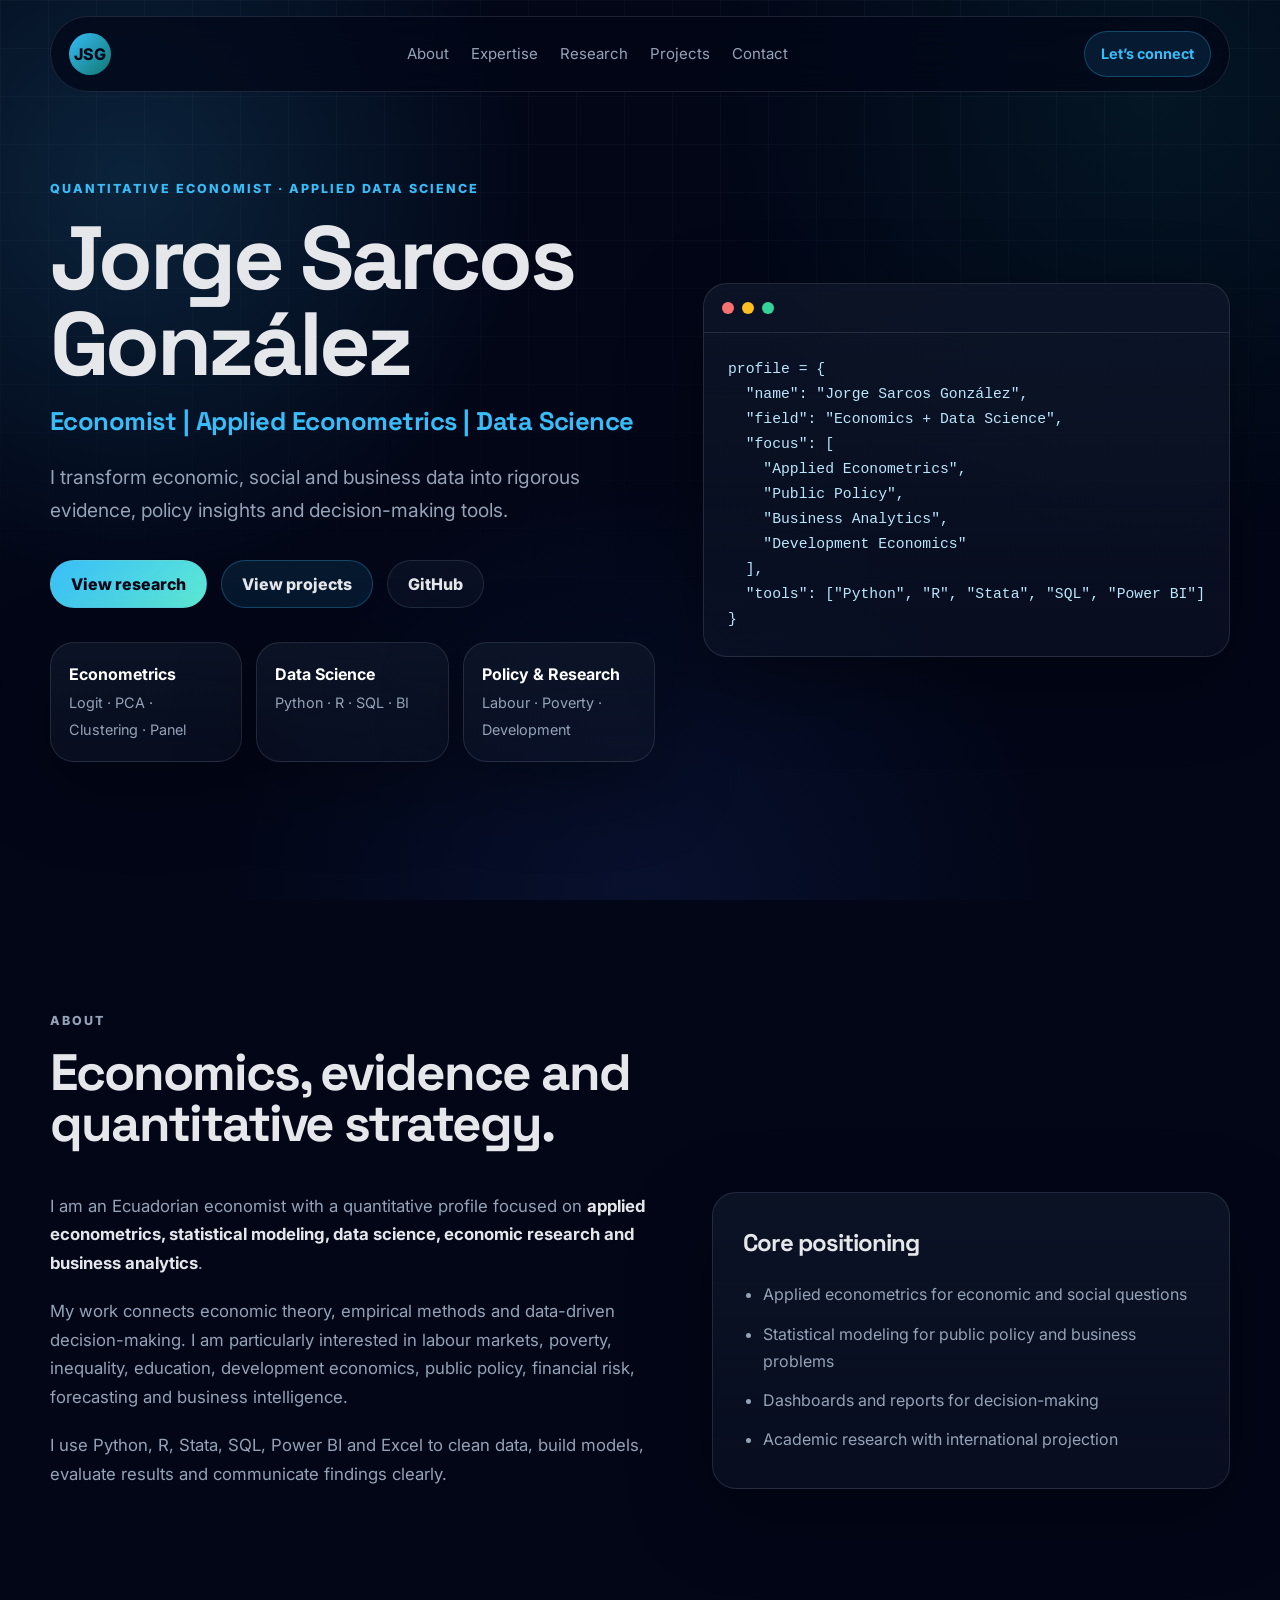
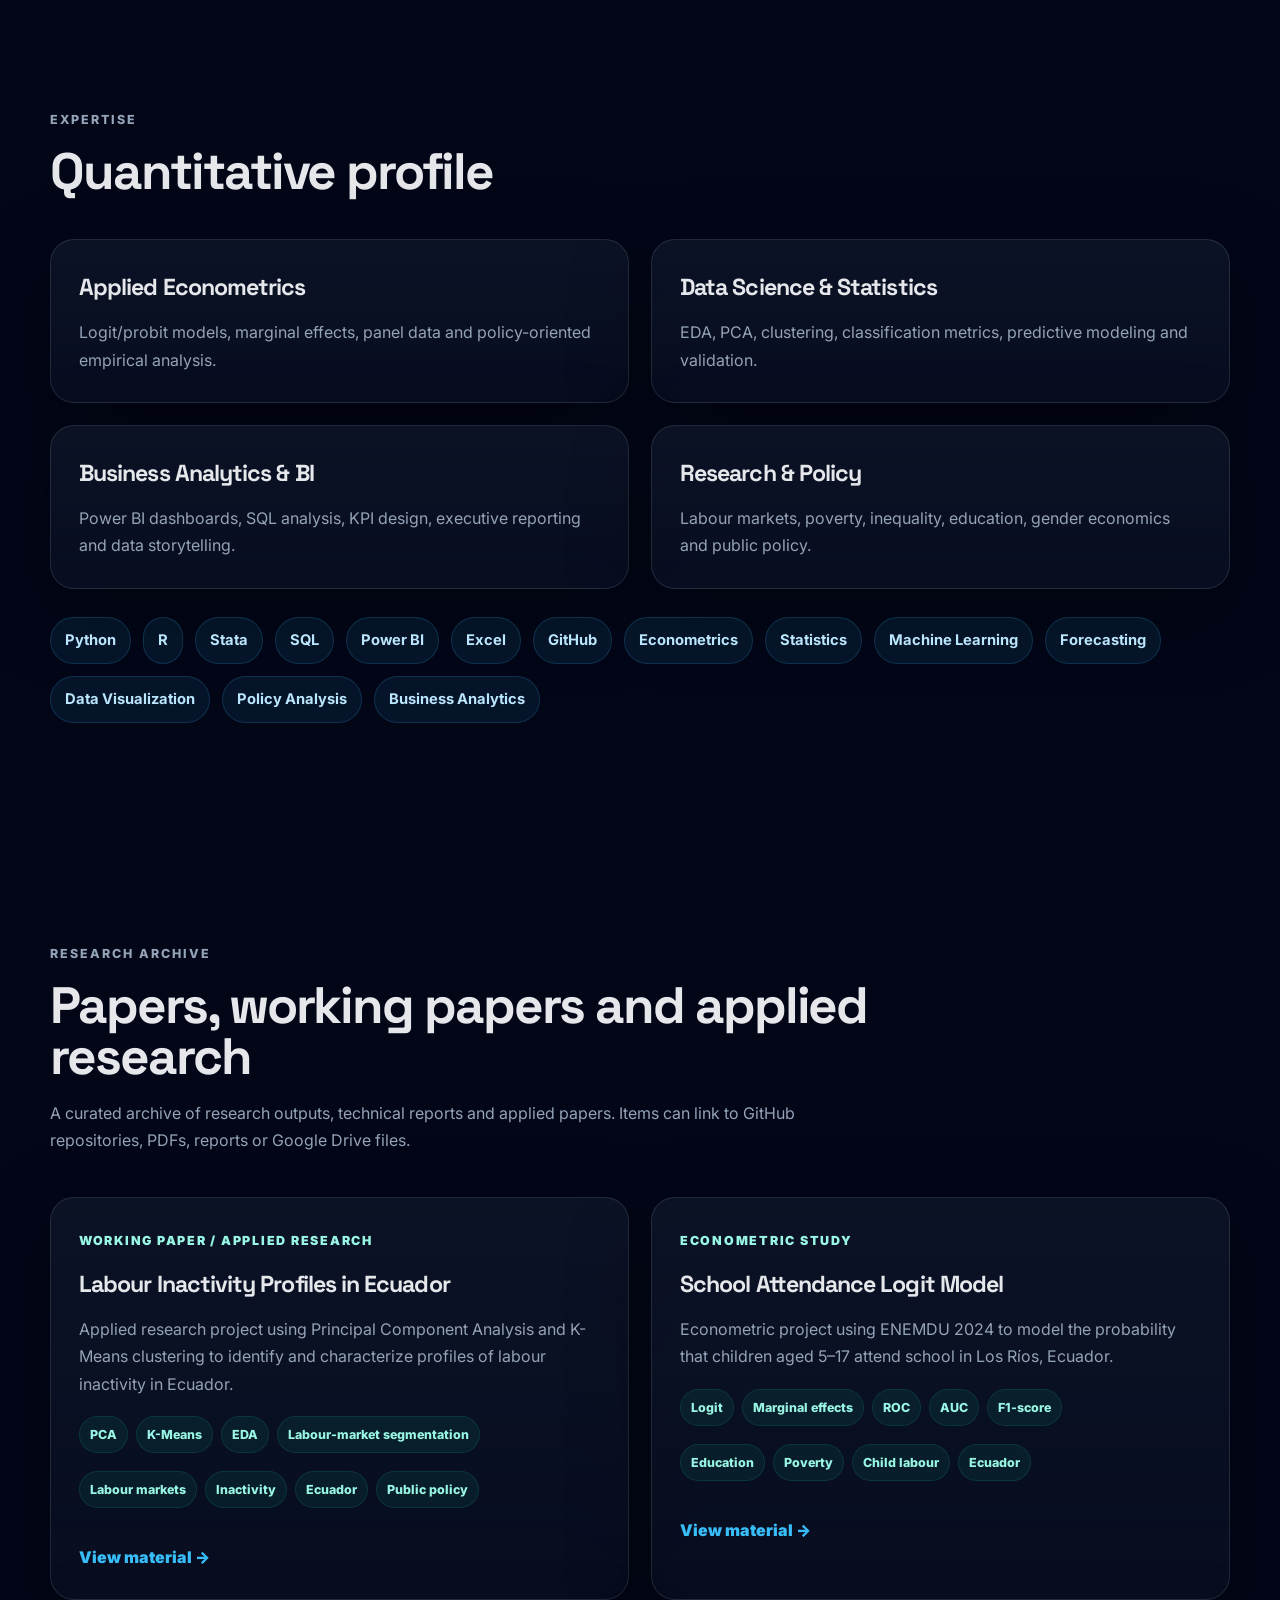
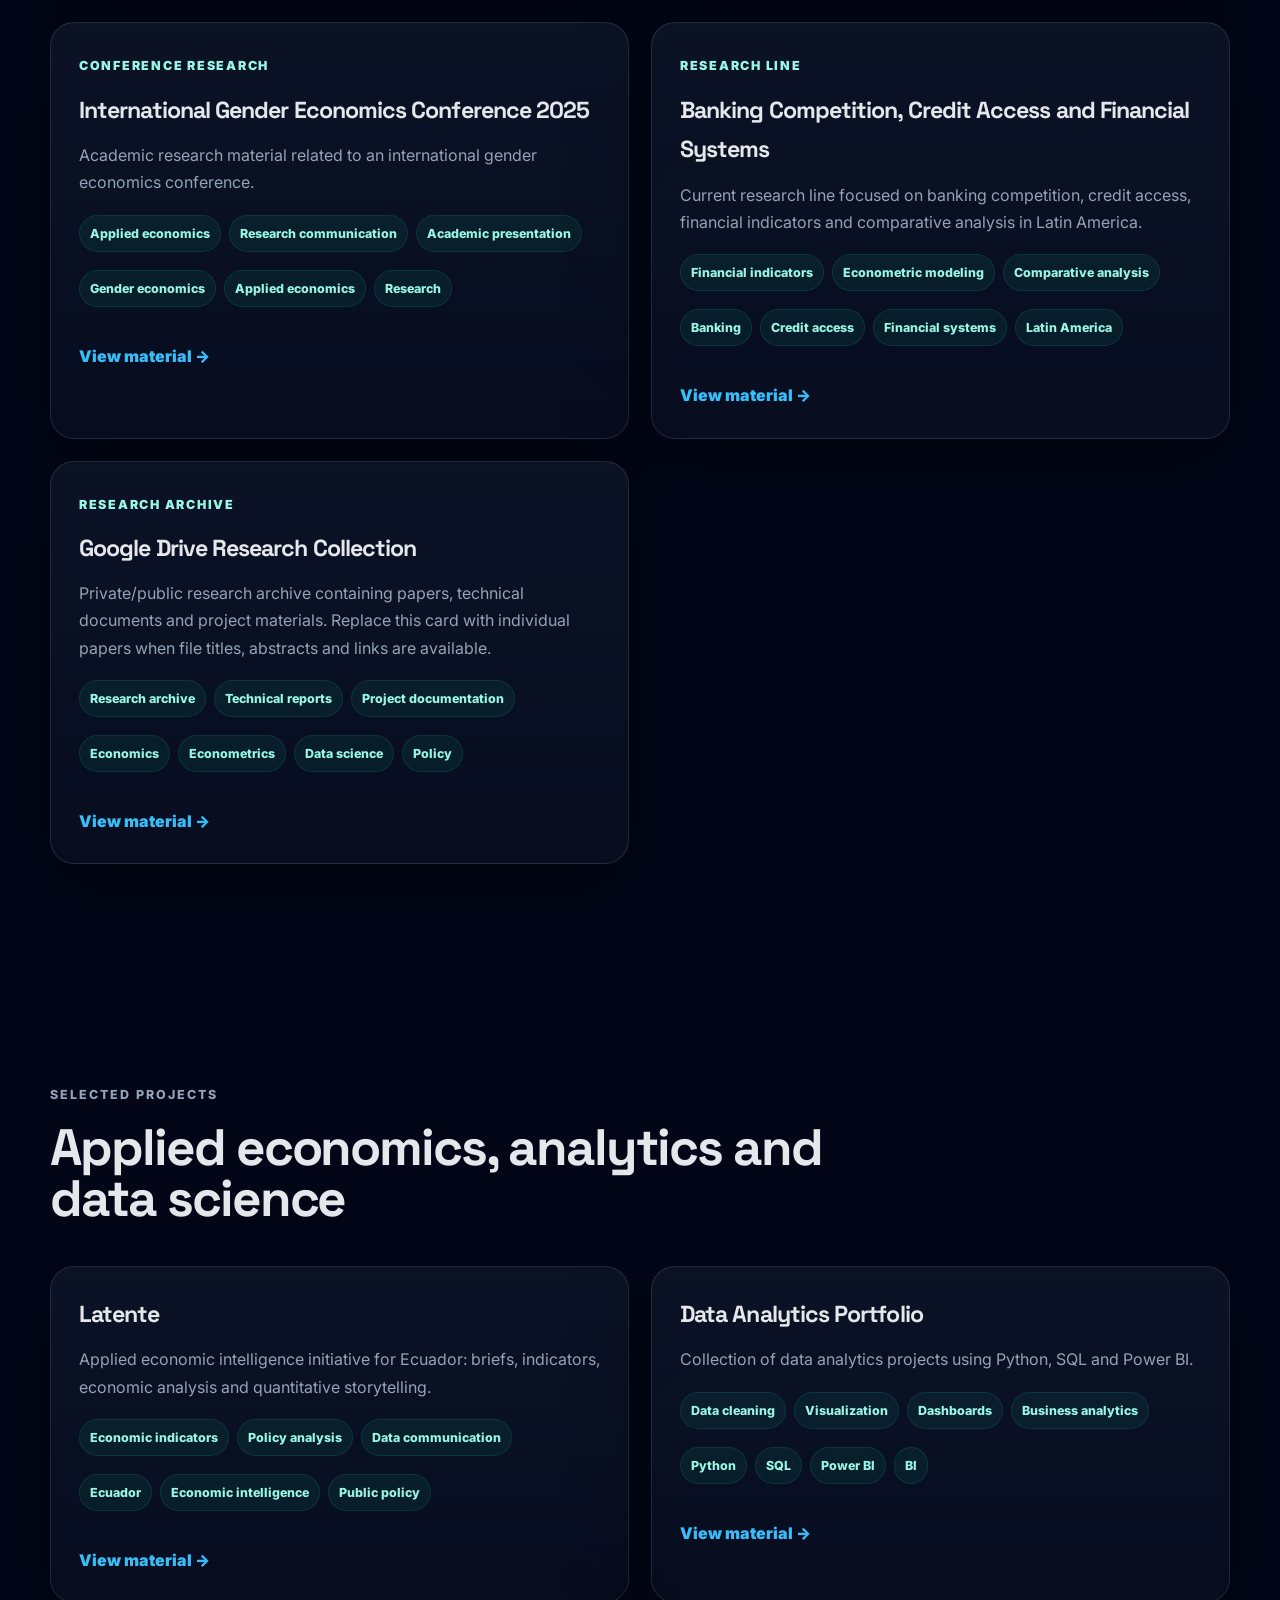
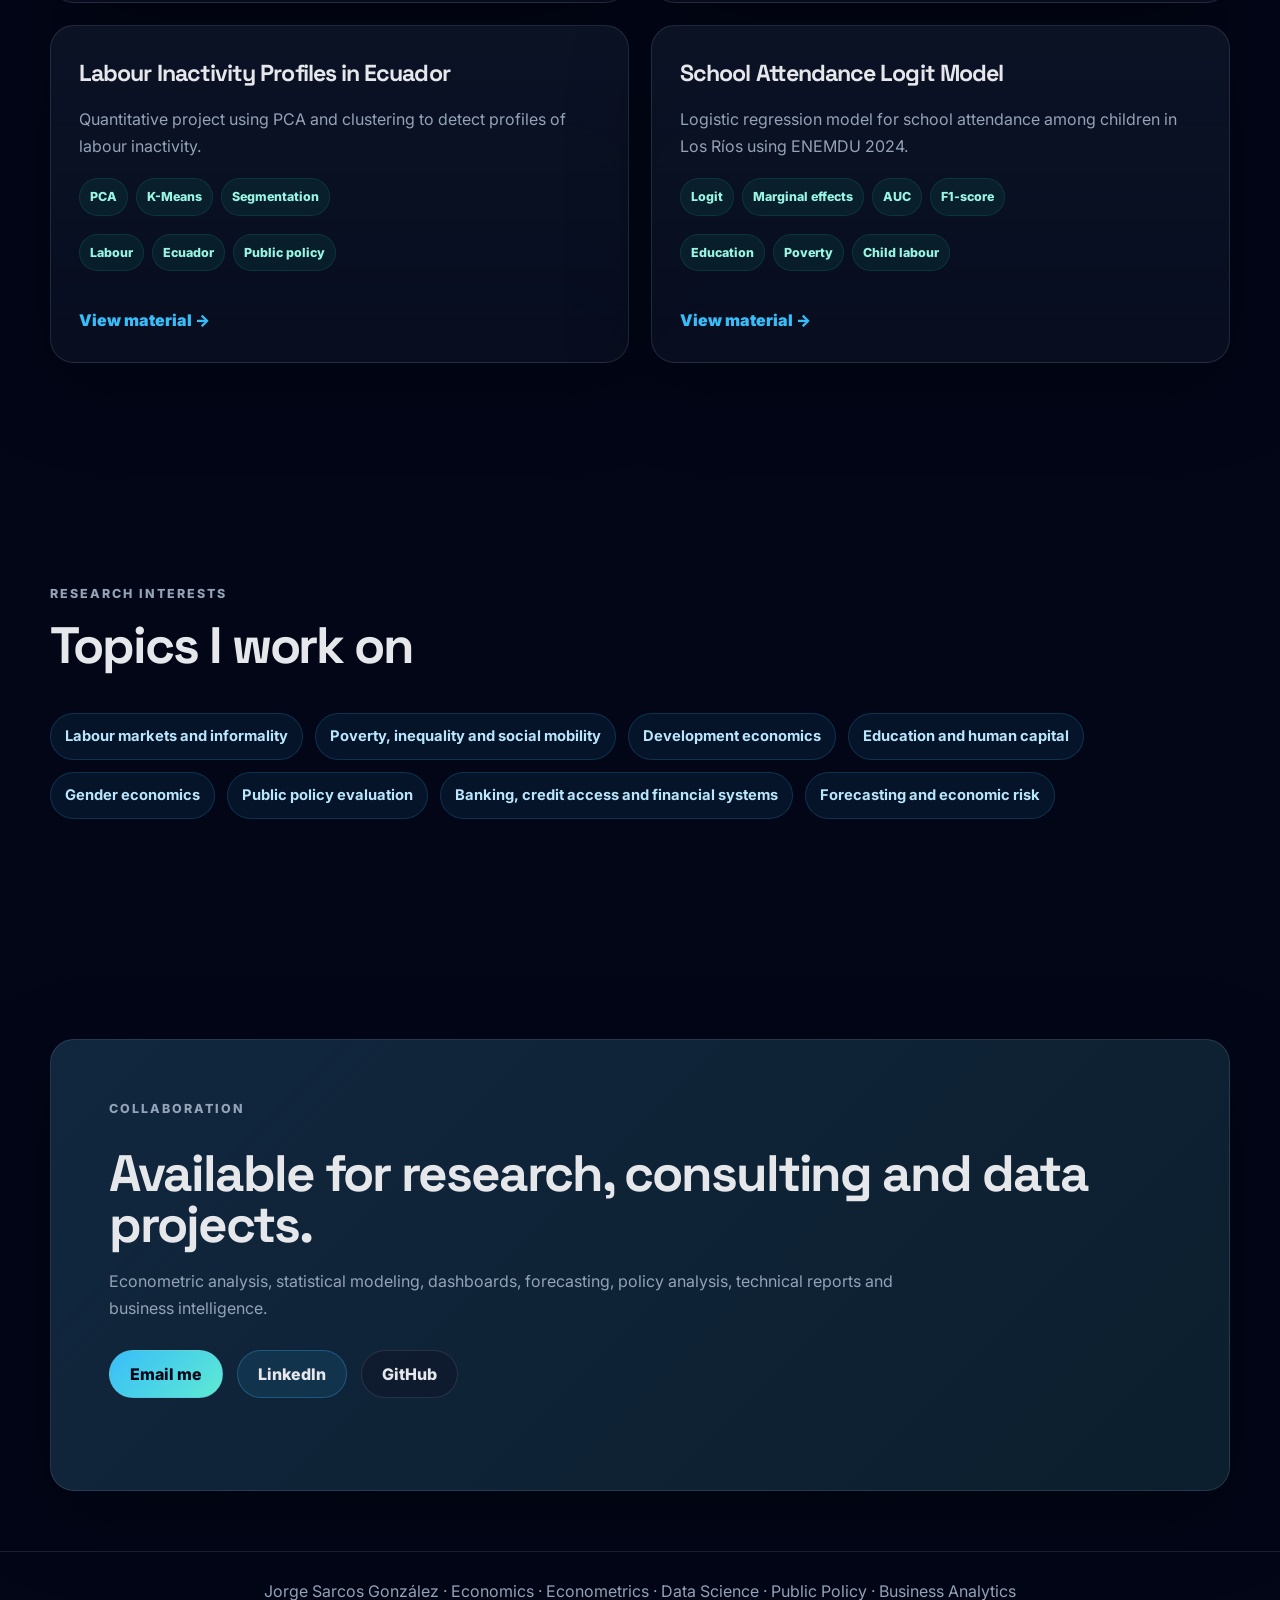
<file: index.html>
<!DOCTYPE html>
<html lang="en">
<head>
  <meta charset="UTF-8" />
  <meta name="viewport" content="width=device-width, initial-scale=1.0" />

  <title>Jorge Sarcos González | Economist & Applied Data Scientist</title>
  <meta name="description" content="Quantitative economist focused on applied econometrics, data science, public policy, development economics and business analytics." />

  <meta property="og:title" content="Jorge Sarcos González | Quantitative Economist" />
  <meta property="og:description" content="Applied econometrics, data science, economic research, public policy and business analytics." />
  <meta property="og:type" content="website" />

  <link rel="preconnect" href="https://fonts.googleapis.com">
  <link rel="preconnect" href="https://fonts.gstatic.com" crossorigin>
  <link href="https://fonts.googleapis.com/css2?family=Inter:wght@400;500;600;700;800&family=Space+Grotesk:wght@500;600;700&display=swap" rel="stylesheet">

  <link rel="stylesheet" href="styles.css" />
</head>

<body>
  <div class="page-bg"></div>

  <header class="navbar" id="navbar">
    <a href="#home" class="brand">JSG</a>

    <nav class="nav-links">
      <a href="#about">About</a>
      <a href="#expertise">Expertise</a>
      <a href="#research">Research</a>
      <a href="#projects">Projects</a>
      <a href="#contact">Contact</a>
    </nav>

    <a class="nav-cta" href="mailto:jorgesarcos95@gmail.com">Let’s connect</a>
  </header>

  <main>
    <section class="hero section" id="home">
      <div class="hero-content reveal">
        <p class="eyebrow">Quantitative Economist · Applied Data Science</p>

        <h1>
          Jorge Sarcos González
          <span>Economist | Applied Econometrics | Data Science</span>
        </h1>

        <p class="hero-description">
          I transform economic, social and business data into rigorous evidence,
          policy insights and decision-making tools.
        </p>

        <div class="hero-actions">
          <a href="#research" class="btn primary">View research</a>
          <a href="#projects" class="btn secondary">View projects</a>
          <a href="https://github.com/Jorge-sarcos2002" target="_blank" class="btn ghost">GitHub</a>
        </div>

        <div class="hero-stats">
          <div>
            <strong>Econometrics</strong>
            <span>Logit · PCA · Clustering · Panel</span>
          </div>
          <div>
            <strong>Data Science</strong>
            <span>Python · R · SQL · BI</span>
          </div>
          <div>
            <strong>Policy & Research</strong>
            <span>Labour · Poverty · Development</span>
          </div>
        </div>
      </div>

      <div class="hero-card reveal">
        <div class="terminal">
          <div class="terminal-dots">
            <span></span><span></span><span></span>
          </div>
          <pre><code>profile = {
  "name": "Jorge Sarcos González",
  "field": "Economics + Data Science",
  "focus": [
    "Applied Econometrics",
    "Public Policy",
    "Business Analytics",
    "Development Economics"
  ],
  "tools": ["Python", "R", "Stata", "SQL", "Power BI"]
}</code></pre>
        </div>
      </div>
    </section>

    <section class="section" id="about">
      <div class="section-header reveal">
        <p class="eyebrow">About</p>
        <h2>Economics, evidence and quantitative strategy.</h2>
      </div>

      <div class="about-grid">
        <div class="about-text reveal">
          <p>
            I am an Ecuadorian economist with a quantitative profile focused on
            <strong>applied econometrics, statistical modeling, data science,
            economic research and business analytics</strong>.
          </p>

          <p>
            My work connects economic theory, empirical methods and data-driven
            decision-making. I am particularly interested in labour markets,
            poverty, inequality, education, development economics, public policy,
            financial risk, forecasting and business intelligence.
          </p>

          <p>
            I use Python, R, Stata, SQL, Power BI and Excel to clean data, build
            models, evaluate results and communicate findings clearly.
          </p>
        </div>

        <div class="about-panel reveal">
          <h3>Core positioning</h3>
          <ul>
            <li>Applied econometrics for economic and social questions</li>
            <li>Statistical modeling for public policy and business problems</li>
            <li>Dashboards and reports for decision-making</li>
            <li>Academic research with international projection</li>
          </ul>
        </div>
      </div>
    </section>

    <section class="section" id="expertise">
      <div class="section-header reveal">
        <p class="eyebrow">Expertise</p>
        <h2>Quantitative profile</h2>
      </div>

      <div class="expertise-grid">
        <article class="glass-card reveal">
          <h3>Applied Econometrics</h3>
          <p>Logit/probit models, marginal effects, panel data and policy-oriented empirical analysis.</p>
        </article>

        <article class="glass-card reveal">
          <h3>Data Science & Statistics</h3>
          <p>EDA, PCA, clustering, classification metrics, predictive modeling and validation.</p>
        </article>

        <article class="glass-card reveal">
          <h3>Business Analytics & BI</h3>
          <p>Power BI dashboards, SQL analysis, KPI design, executive reporting and data storytelling.</p>
        </article>

        <article class="glass-card reveal">
          <h3>Research & Policy</h3>
          <p>Labour markets, poverty, inequality, education, gender economics and public policy.</p>
        </article>
      </div>

      <div class="toolkit reveal" id="toolkit"></div>
    </section>

    <section class="section" id="research">
      <div class="section-header reveal">
        <p class="eyebrow">Research archive</p>
        <h2>Papers, working papers and applied research</h2>
        <p>
          A curated archive of research outputs, technical reports and applied papers.
          Items can link to GitHub repositories, PDFs, reports or Google Drive files.
        </p>
      </div>

      <div class="research-grid" id="researchGrid"></div>
    </section>

    <section class="section" id="projects">
      <div class="section-header reveal">
        <p class="eyebrow">Selected projects</p>
        <h2>Applied economics, analytics and data science</h2>
      </div>

      <div class="projects-grid" id="projectsGrid"></div>
    </section>

    <section class="section" id="interests">
      <div class="section-header reveal">
        <p class="eyebrow">Research interests</p>
        <h2>Topics I work on</h2>
      </div>

      <div class="chips reveal" id="interestChips"></div>
    </section>

    <section class="section collaboration">
      <div class="collaboration-card reveal">
        <p class="eyebrow">Collaboration</p>
        <h2>Available for research, consulting and data projects.</h2>
        <p>
          Econometric analysis, statistical modeling, dashboards, forecasting,
          policy analysis, technical reports and business intelligence.
        </p>

        <div class="hero-actions">
          <a href="mailto:jorgesarcos95@gmail.com" class="btn primary">Email me</a>
          <a href="https://www.linkedin.com/in/jorge-sarcosgon/" target="_blank" class="btn secondary">LinkedIn</a>
          <a href="https://github.com/Jorge-sarcos2002" target="_blank" class="btn ghost">GitHub</a>
        </div>
      </div>
    </section>
  </main>

  <footer class="footer" id="contact">
    <p>Jorge Sarcos González · Economics · Econometrics · Data Science · Public Policy · Business Analytics</p>
  </footer>

  <button class="back-to-top" id="backToTop" aria-label="Back to top">↑</button>

  <script src="script.js"></script>
</body>
</html>
</file>
<file: styles.css>
:root {
  --bg: #020617;
  --bg-2: #0b1220;
  --card: rgba(15, 23, 42, 0.76);
  --card-2: rgba(30, 41, 59, 0.72);
  --text: #e5e7eb;
  --muted: #94a3b8;
  --line: rgba(148, 163, 184, 0.18);
  --blue: #38bdf8;
  --blue-2: #1e3a8a;
  --green: #0f766e;
  --white: #ffffff;
  --shadow: 0 24px 80px rgba(0, 0, 0, 0.35);
  --radius: 24px;
}

* {
  box-sizing: border-box;
  margin: 0;
  padding: 0;
}

html {
  scroll-behavior: smooth;
}

body {
  font-family: "Inter", sans-serif;
  background: var(--bg);
  color: var(--text);
  line-height: 1.7;
  overflow-x: hidden;
}

a {
  color: inherit;
  text-decoration: none;
}

.page-bg {
  position: fixed;
  inset: 0;
  z-index: -2;
  background:
    radial-gradient(circle at 10% 20%, rgba(56, 189, 248, 0.16), transparent 30%),
    radial-gradient(circle at 90% 10%, rgba(15, 118, 110, 0.14), transparent 32%),
    radial-gradient(circle at 50% 100%, rgba(30, 58, 138, 0.20), transparent 38%),
    #020617;
}

.page-bg::after {
  content: "";
  position: absolute;
  inset: 0;
  background-image:
    linear-gradient(rgba(148, 163, 184, 0.05) 1px, transparent 1px),
    linear-gradient(90deg, rgba(148, 163, 184, 0.05) 1px, transparent 1px);
  background-size: 48px 48px;
  mask-image: linear-gradient(to bottom, black, transparent 80%);
}

.navbar {
  position: fixed;
  top: 0;
  left: 50%;
  transform: translateX(-50%);
  width: min(1180px, calc(100% - 32px));
  z-index: 20;
  margin-top: 16px;
  padding: 14px 18px;
  display: flex;
  align-items: center;
  justify-content: space-between;
  border: 1px solid var(--line);
  border-radius: 999px;
  background: rgba(2, 6, 23, 0.70);
  backdrop-filter: blur(18px);
  transition: all 0.25s ease;
}

.navbar.scrolled {
  background: rgba(2, 6, 23, 0.92);
  box-shadow: var(--shadow);
}

.brand {
  width: 42px;
  height: 42px;
  border-radius: 999px;
  display: grid;
  place-items: center;
  font-weight: 800;
  background: linear-gradient(135deg, var(--blue), var(--green));
  color: #020617;
}

.nav-links {
  display: flex;
  gap: 22px;
  color: var(--muted);
  font-size: 0.94rem;
}

.nav-links a:hover {
  color: var(--blue);
}

.nav-cta {
  padding: 10px 16px;
  border-radius: 999px;
  background: rgba(56, 189, 248, 0.10);
  color: var(--blue);
  border: 1px solid rgba(56, 189, 248, 0.28);
  font-weight: 700;
  font-size: 0.9rem;
}

.section {
  width: min(1180px, calc(100% - 32px));
  margin: 0 auto;
  padding: 110px 0;
}

.hero {
  min-height: 100vh;
  display: grid;
  grid-template-columns: 1.1fr 0.9fr;
  gap: 48px;
  align-items: center;
  padding-top: 150px;
}

.eyebrow {
  color: var(--blue);
  text-transform: uppercase;
  letter-spacing: 0.16em;
  font-size: 0.78rem;
  font-weight: 800;
  margin-bottom: 16px;
}

h1,
h2,
h3 {
  font-family: "Space Grotesk", sans-serif;
  letter-spacing: -0.04em;
}

h1 {
  font-size: clamp(3rem, 7vw, 5.9rem);
  line-height: 0.96;
  margin-bottom: 24px;
}

h1 span {
  display: block;
  margin-top: 18px;
  color: var(--blue);
  font-size: clamp(1.2rem, 2vw, 1.8rem);
  line-height: 1.25;
  letter-spacing: -0.02em;
}

.hero-description {
  max-width: 720px;
  color: var(--muted);
  font-size: 1.2rem;
  margin-bottom: 34px;
}

.hero-actions {
  display: flex;
  flex-wrap: wrap;
  gap: 14px;
  margin-bottom: 34px;
}

.btn {
  display: inline-flex;
  align-items: center;
  justify-content: center;
  min-height: 48px;
  padding: 0 20px;
  border-radius: 999px;
  font-weight: 800;
  border: 1px solid var(--line);
  transition: transform 0.2s ease, background 0.2s ease, border-color 0.2s ease;
}

.btn:hover {
  transform: translateY(-2px);
}

.btn.primary {
  color: #020617;
  background: linear-gradient(135deg, var(--blue), #5eead4);
}

.btn.secondary {
  color: var(--text);
  background: rgba(56, 189, 248, 0.10);
  border-color: rgba(56, 189, 248, 0.28);
}

.btn.ghost {
  color: var(--text);
  background: rgba(15, 23, 42, 0.6);
}

.hero-stats {
  display: grid;
  grid-template-columns: repeat(3, 1fr);
  gap: 14px;
}

.hero-stats div,
.glass-card,
.about-panel,
.project-card,
.research-card,
.collaboration-card,
.terminal {
  background: linear-gradient(180deg, var(--card), rgba(15, 23, 42, 0.45));
  border: 1px solid var(--line);
  border-radius: var(--radius);
  box-shadow: var(--shadow);
}

.hero-stats div {
  padding: 18px;
}

.hero-stats strong {
  display: block;
  color: var(--white);
}

.hero-stats span {
  color: var(--muted);
  font-size: 0.9rem;
}

.terminal {
  overflow: hidden;
}

.terminal-dots {
  display: flex;
  gap: 8px;
  padding: 18px;
  border-bottom: 1px solid var(--line);
}

.terminal-dots span {
  width: 12px;
  height: 12px;
  border-radius: 50%;
  background: var(--muted);
}

.terminal-dots span:nth-child(1) { background: #f87171; }
.terminal-dots span:nth-child(2) { background: #fbbf24; }
.terminal-dots span:nth-child(3) { background: #34d399; }

pre {
  overflow-x: auto;
  padding: 24px;
  color: #bae6fd;
  font-size: 0.92rem;
}

.section-header {
  max-width: 820px;
  margin-bottom: 42px;
}

.section-header h2 {
  font-size: clamp(2.2rem, 4vw, 3.8rem);
  line-height: 1;
  margin-bottom: 18px;
}

.section-header p {
  color: var(--muted);
}

.about-grid {
  display: grid;
  grid-template-columns: 1.1fr 0.9fr;
  gap: 28px;
}

.about-text {
  color: var(--muted);
  font-size: 1.05rem;
}

.about-text p + p {
  margin-top: 20px;
}

.about-text strong {
  color: var(--text);
}

.about-panel {
  padding: 30px;
}

.about-panel h3 {
  font-size: 1.5rem;
  margin-bottom: 18px;
}

.about-panel ul {
  padding-left: 20px;
  color: var(--muted);
}

.about-panel li + li {
  margin-top: 12px;
}

.expertise-grid,
.projects-grid,
.research-grid {
  display: grid;
  grid-template-columns: repeat(2, 1fr);
  gap: 22px;
}

.glass-card,
.project-card,
.research-card {
  padding: 28px;
  transition: transform 0.25s ease, border-color 0.25s ease;
}

.glass-card:hover,
.project-card:hover,
.research-card:hover {
  transform: translateY(-6px);
  border-color: rgba(56, 189, 248, 0.45);
}

.glass-card h3,
.project-card h3,
.research-card h3 {
  font-size: 1.45rem;
  margin-bottom: 12px;
}

.glass-card p,
.project-card p,
.research-card p {
  color: var(--muted);
}

.toolkit,
.chips {
  display: flex;
  flex-wrap: wrap;
  gap: 12px;
  margin-top: 28px;
}

.chip {
  padding: 10px 14px;
  border-radius: 999px;
  background: rgba(56, 189, 248, 0.08);
  border: 1px solid rgba(56, 189, 248, 0.18);
  color: #bae6fd;
  font-weight: 700;
  font-size: 0.92rem;
}

.card-meta {
  margin: 18px 0;
  display: flex;
  flex-wrap: wrap;
  gap: 8px;
}

.meta-pill {
  padding: 7px 10px;
  border-radius: 999px;
  background: rgba(15, 118, 110, 0.14);
  border: 1px solid rgba(15, 118, 110, 0.28);
  color: #99f6e4;
  font-size: 0.78rem;
  font-weight: 800;
}

.card-link {
  display: inline-flex;
  margin-top: 18px;
  color: var(--blue);
  font-weight: 900;
}

.card-label {
  display: inline-flex;
  margin-bottom: 14px;
  color: #99f6e4;
  font-size: 0.78rem;
  font-weight: 900;
  text-transform: uppercase;
  letter-spacing: 0.14em;
}

.collaboration {
  padding-bottom: 60px;
}

.collaboration-card {
  padding: clamp(28px, 5vw, 58px);
  background:
    linear-gradient(135deg, rgba(56, 189, 248, 0.12), rgba(15, 118, 110, 0.12)),
    rgba(15, 23, 42, 0.78);
}

.collaboration-card h2 {
  font-size: clamp(2rem, 4vw, 4rem);
  line-height: 1;
  margin-bottom: 18px;
}

.collaboration-card p {
  color: var(--muted);
  max-width: 820px;
  margin-bottom: 28px;
}

.footer {
  border-top: 1px solid var(--line);
  padding: 26px 16px;
  text-align: center;
  color: var(--muted);
}

.back-to-top {
  position: fixed;
  right: 22px;
  bottom: 22px;
  width: 46px;
  height: 46px;
  border-radius: 999px;
  border: 1px solid var(--line);
  background: rgba(2, 6, 23, 0.85);
  color: var(--blue);
  font-size: 1.2rem;
  cursor: pointer;
  opacity: 0;
  pointer-events: none;
  transition: opacity 0.2s ease, transform 0.2s ease;
}

.back-to-top.visible {
  opacity: 1;
  pointer-events: auto;
}

.back-to-top:hover {
  transform: translateY(-3px);
}

.reveal {
  opacity: 0;
  transform: translateY(26px);
  transition: opacity 0.7s ease, transform 0.7s ease;
}

.reveal.visible {
  opacity: 1;
  transform: translateY(0);
}

@media (max-width: 900px) {
  .hero,
  .about-grid {
    grid-template-columns: 1fr;
  }

  .hero-stats,
  .expertise-grid,
  .projects-grid,
  .research-grid {
    grid-template-columns: 1fr;
  }

  .nav-links,
  .nav-cta {
    display: none;
  }

  .section {
    padding: 82px 0;
  }

  .hero {
    padding-top: 130px;
  }
}
</file>
